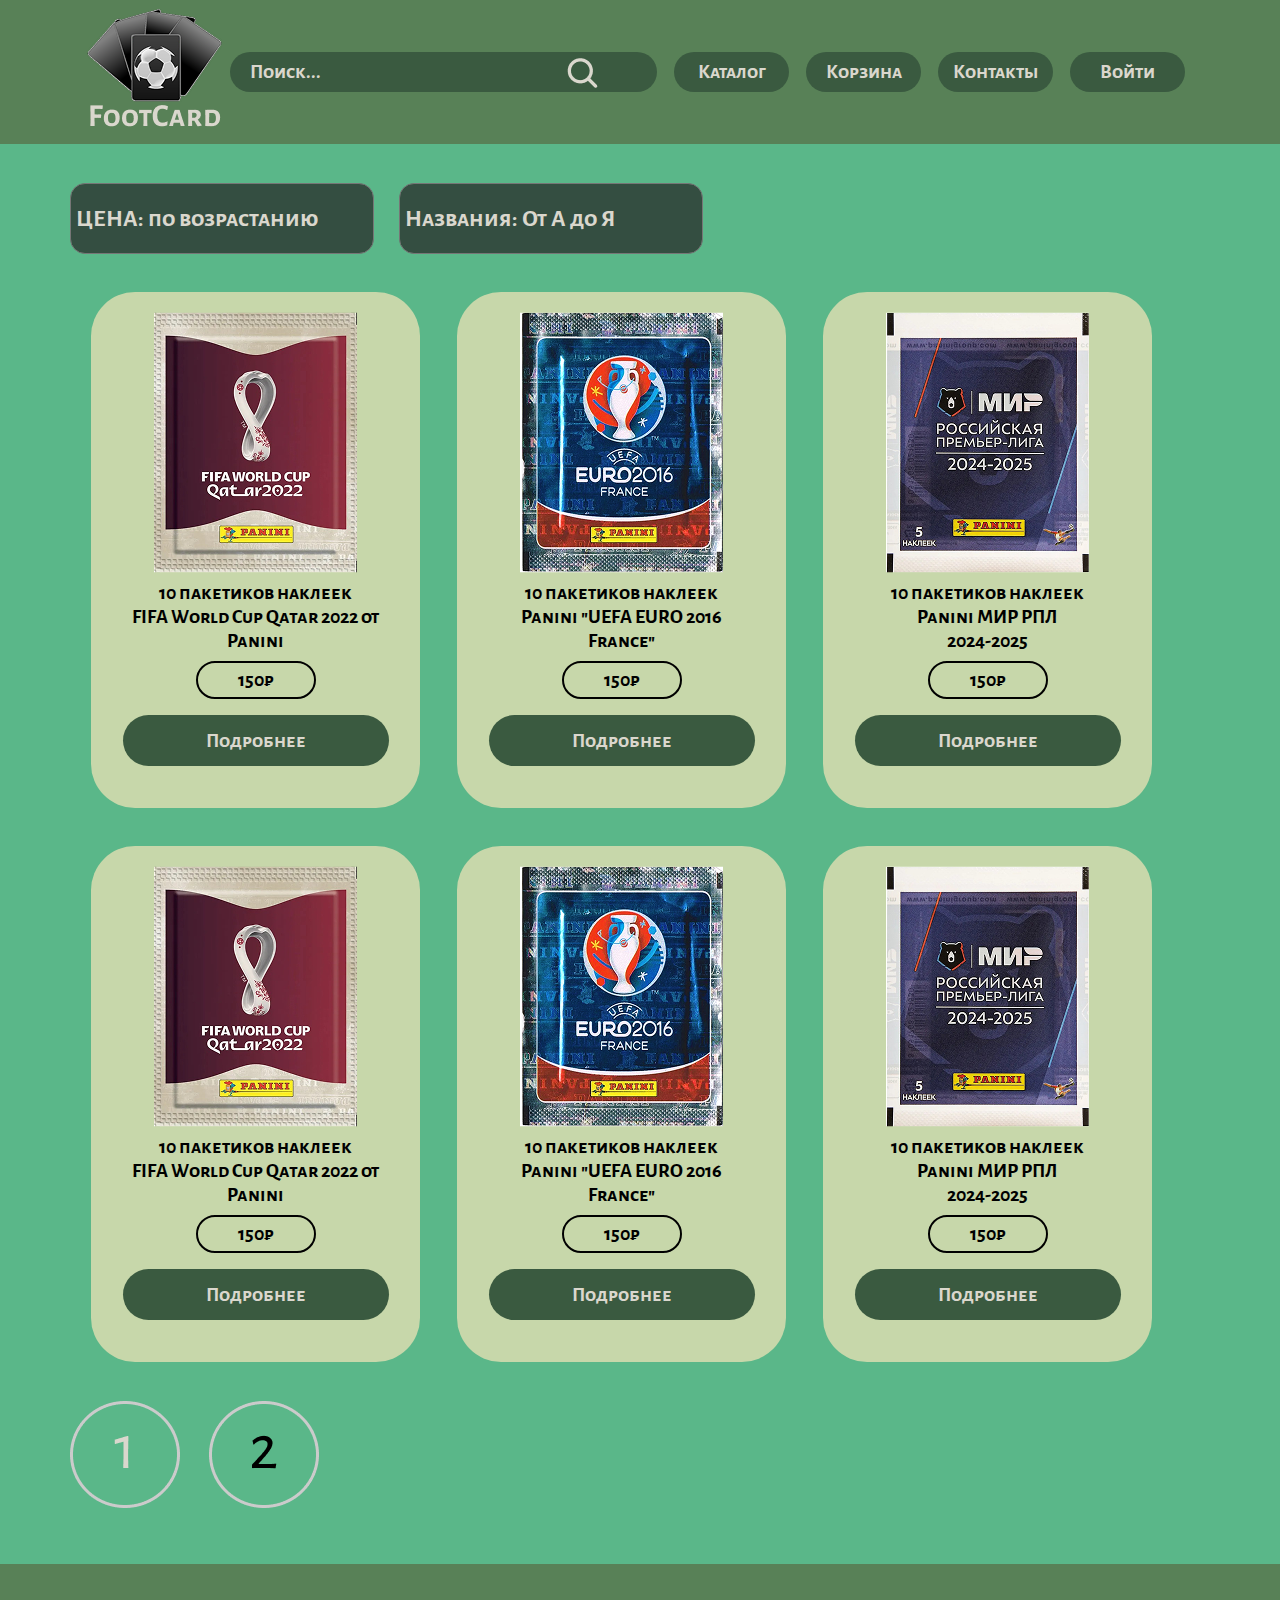
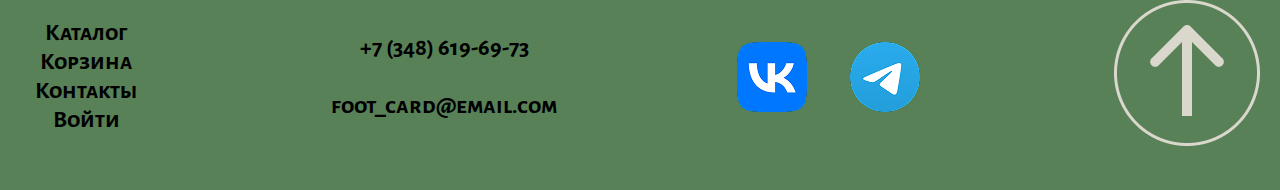
<file: catalog_page_1.html>
<!DOCTYPE html>
<html lang="en">
<head>
    <meta charset="UTF-8">
    <meta name="viewport" content="width=device-width, initial-scale=1.0">
    <title>Каталог</title>
    <link rel="stylesheet" href="styles.css">
    <link rel="icon" type="image/png" sizes="16x16" href="images/Logo.png">
</head>
<body>
    <header id="header">
        <a href="index.html"><img src="images/Logo.png" alt="LOGO"></a>
        <div>
            <input type="text" class="search" placeholder="Поиск...">
            <img class="glass" src="images/glass.png">
        </div>
        <nav>
            <div class="list_item"><a class="list_item_text" href="catalog_page_1.html">Каталог</a></div>
            <div class="list_item"><a class="list_item_text" href="">Корзина</a></div>
            <div class="list_item"><a class="list_item_text" href="#contacts">Контакты</a></div>
            <div class="list_item"><a class="list_item_text" href="log_in.html">Войти</a></div>
        </nav>
    </header>
    <main>
        <section class="container">
            <div>
                <select name="price">
                    <option value="1">ЦЕНА: по убыванию</option>
                    <option value="2" selected>ЦЕНА: по возрастанию</option>
                  </select>
                  <select name="name">
                    <option value="1">Названия: От Я до А</option>
                    <option value="2" selected>Названия: От А до Я</option>
                  </select>
            </div>
            <div class="cards">
                <div class="card">
                    <img src="/images/card_qatar.png" alt="card_item_1">
                    <div class="card_name">
                        <h3>10 пакетиков наклеек <br> FIFA World Cup Qatar 2022 от<br> Panini</h3>
                        <p class="price">150₽</p>
                    </div>
                        <a href=""><button class="btn">Подробнее</button></a>
                </div>
                <div class="card">
                    <img src="/images/card_france.png" alt="card_item_2">
                    <div class="card_name">
                        <h3>10 пакетиков наклеек<br> Panini "UEFA EURO 2016 <br>France"</h3>
                        <p class="price">150₽</p>
                    </div>
                        <a href=""><button class="btn">Подробнее</button></a>
                </div>
                <div class="card">
                    <img src="/images/card_rpl24-25.png" alt="card_item_3">
                    <div class="card_name">
                        <h3>10 пакетиков наклеек<br> Panini МИР РПЛ<br> 2024-2025</h3>
                        <p class="price">150₽</p>
                    </div>
                        <a href=""><button class="btn">Подробнее</button></a>
                </div>
            </div>
            <div class="cards">
                <div class="card">
                    <img src="/images/card_qatar.png" alt="card_item_1">
                    <div class="card_name">
                        <h3>10 пакетиков наклеек <br> FIFA World Cup Qatar 2022 от<br> Panini</h3>
                        <p class="price">150₽</p>
                    </div>
                        <a href=""><button class="btn">Подробнее</button></a>
                </div>
                <div class="card">
                    <img src="/images/card_france.png" alt="card_item_2">
                    <div class="card_name">
                        <h3>10 пакетиков наклеек<br> Panini "UEFA EURO 2016 <br>France"</h3>
                        <p class="price">150₽</p>
                    </div>
                        <a href=""><button class="btn">Подробнее</button></a>
                </div>
                <div class="card">
                    <img src="/images/card_rpl24-25.png" alt="card_item_3">
                    <div class="card_name">
                        <h3>10 пакетиков наклеек<br> Panini МИР РПЛ<br> 2024-2025</h3>
                        <p class="price">150₽</p>
                    </div>
                        <a href=""><button class="btn">Подробнее</button></a>
                </div>
            </div>
            <div class="choice_page">
            <a href="catalog_page_1.html"><img src="/images/1_open.png"></a>
            <a href="catalog_page_2.html"><img src="/images/2.png"></a>
        </div>
        </section>
    </main>
    <footer>
        <p class="footer_text">
        <a href="catalog_page_1.html" class="footer_links">Каталог</a><br>
        <a class="footer_links">Корзина</a><br>
        <a href="#contatcs" class="footer_links">Контакты</a><br>
        <a href="log_in.html" class="footer_links">Войти</a>
    </p>
        <p class="footer_text">+7 (348) 619-69-73<br><br>
            foot_card@email.com  </p>
            <div class="footer_icons">
                <img class="footer_icon" src="/images/VK.png" alt="VK">
                <img src="/images/TG.png" alt="TG">
            </div>
            <div class="footer_text">
                <a href="#header"><img src="/images/Up.png" alt="Up"></a>
            </div>
    </footer>
</body>
</html>
</file>
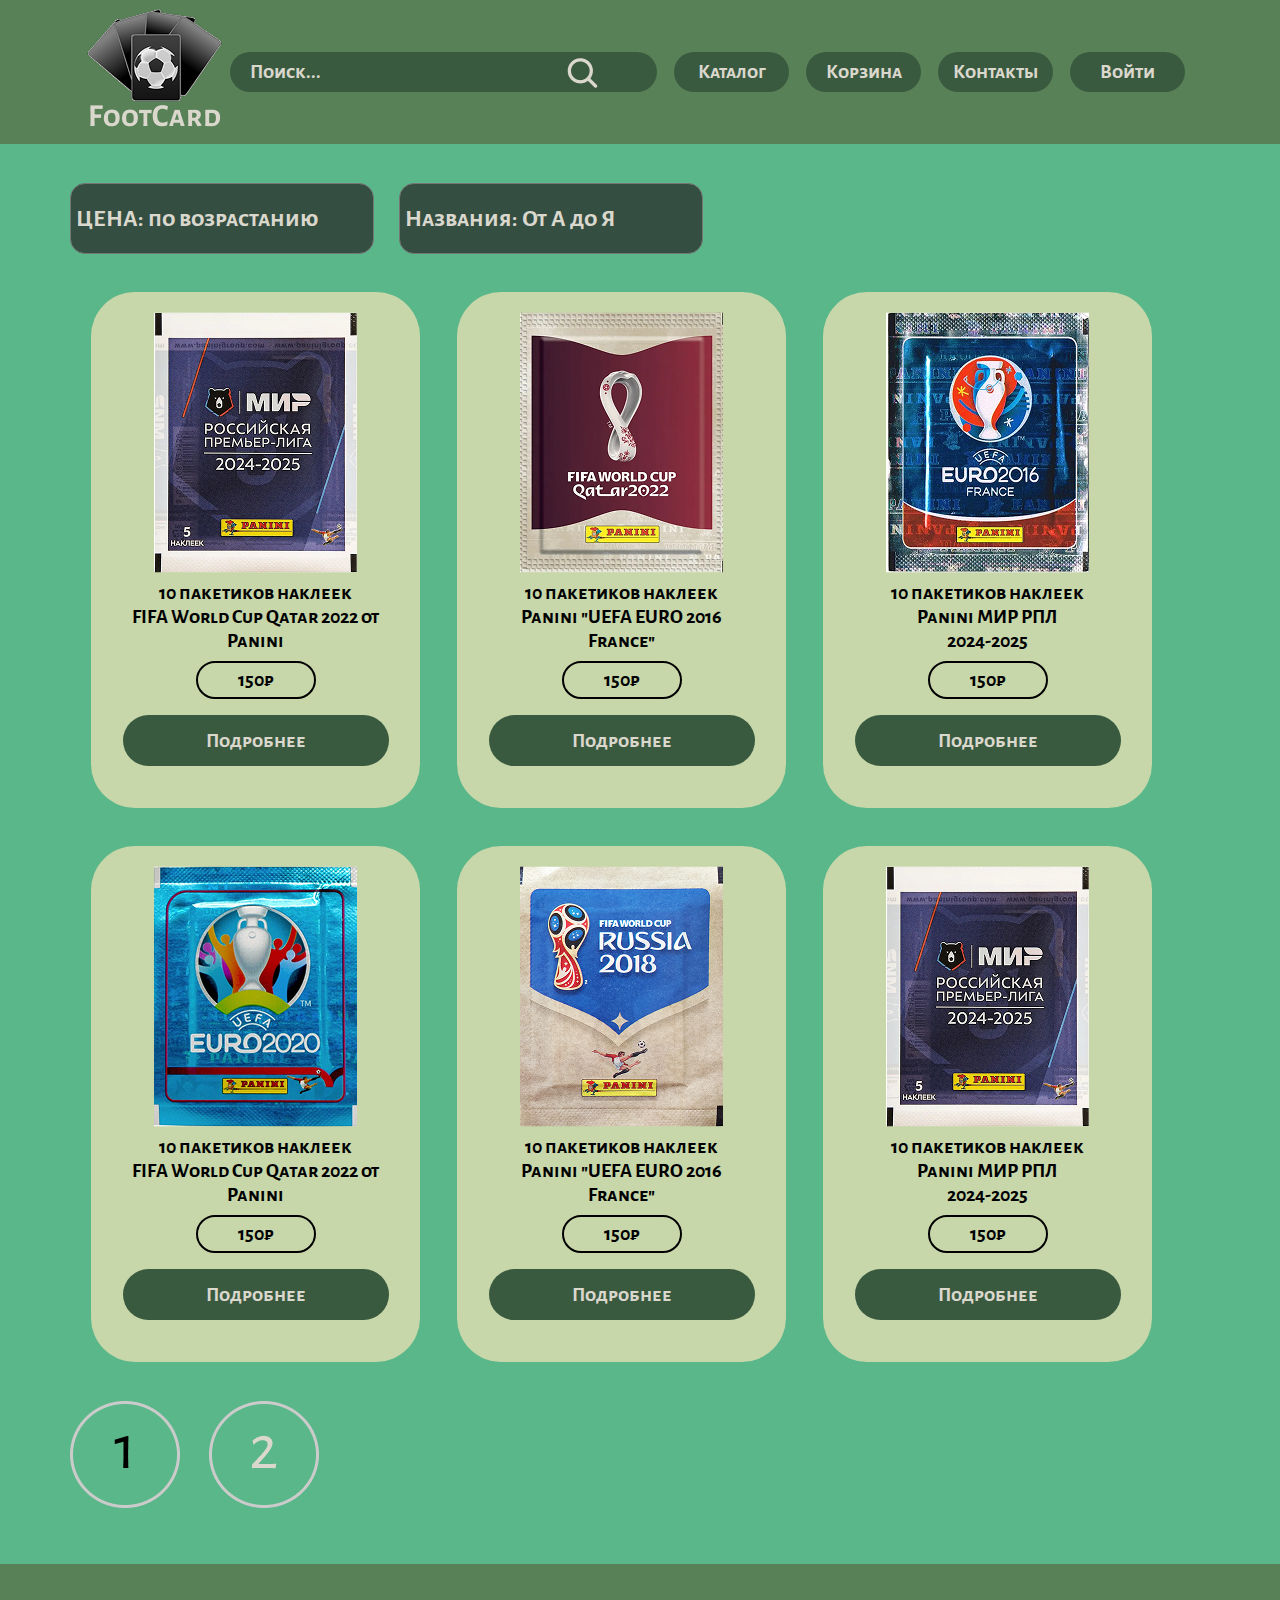
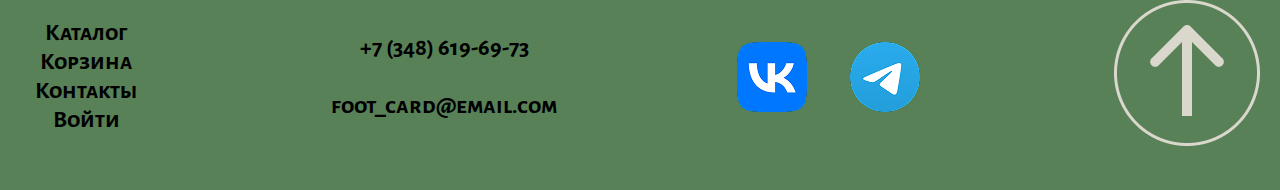
<file: catalog_page_2.html>
<!DOCTYPE html>
<html lang="en">
<head>
    <meta charset="UTF-8">
    <meta name="viewport" content="width=device-width, initial-scale=1.0">
    <title>Каталог</title>
    <link rel="stylesheet" href="styles.css">
    <link rel="icon" type="image/png" sizes="16x16" href="images/Logo.png">
</head>
<body>
    <header id="header">
        <a href="index.html"><img src="images/Logo.png" alt="LOGO"></a>
        <div>
            <input type="text" class="search" placeholder="Поиск...">
            <img class="glass" src="images/glass.png">
        </div>
        <nav>
            <div class="list_item"><a class="list_item_text" href="catalog_page_1.html">Каталог</a></div>
            <div class="list_item"><a class="list_item_text" href="">Корзина</a></div>
            <div class="list_item"><a class="list_item_text" href="#contacts">Контакты</a></div>
            <div class="list_item"><a class="list_item_text" href="log_in.html">Войти</a></div>
        </nav>
    </header>
    <main>
        <section class="container">
            <div>
                <select name="price">
                    <option value="1">ЦЕНА: по убыванию</option>
                    <option value="2" selected>ЦЕНА: по возрастанию</option>
                  </select>
                  <select name="name">
                    <option value="1">Названия: От Я до А</option>
                    <option value="2" selected>Названия: От А до Я</option>
                  </select>
            </div>
            <div class="cards">
                <div class="card">
                    <img src="/images/card_rpl24-25.png" alt="card_item_1">
                    <div class="card_name">
                        <h3>10 пакетиков наклеек <br> FIFA World Cup Qatar 2022 от<br> Panini</h3>
                        <p class="price">150₽</p>
                    </div>
                        <a href=""><button class="btn">Подробнее</button></a>
                </div>
                <div class="card">
                    <img src="/images/card_qatar.png" alt="card_item_2">
                    <div class="card_name">
                        <h3>10 пакетиков наклеек<br> Panini "UEFA EURO 2016 <br>France"</h3>
                        <p class="price">150₽</p>
                    </div>
                        <a href=""><button class="btn">Подробнее</button></a>
                </div>
                <div class="card">
                    <img src="/images/card_france.png" alt="card_item_3">
                    <div class="card_name">
                        <h3>10 пакетиков наклеек<br> Panini МИР РПЛ<br> 2024-2025</h3>
                        <p class="price">150₽</p>
                    </div>
                        <a href=""><button class="btn">Подробнее</button></a>
                </div>
            </div>
            <div class="cards">
                <div class="card">
                    <img src="/images/card_euro20.png" alt="card_item_1">
                    <div class="card_name">
                        <h3>10 пакетиков наклеек <br> FIFA World Cup Qatar 2022 от<br> Panini</h3>
                        <p class="price">150₽</p>
                    </div>
                        <a href=""><button class="btn">Подробнее</button></a>
                </div>
                <div class="card">
                    <img src="/images/card_russia.png" alt="card_item_2">
                    <div class="card_name">
                        <h3>10 пакетиков наклеек<br> Panini "UEFA EURO 2016 <br>France"</h3>
                        <p class="price">150₽</p>
                    </div>
                        <a href=""><button class="btn">Подробнее</button></a>
                </div>
                <div class="card">
                    <img src="/images/card_rpl24-25.png" alt="card_item_3">
                    <div class="card_name">
                        <h3>10 пакетиков наклеек<br> Panini МИР РПЛ<br> 2024-2025</h3>
                        <p class="price">150₽</p>
                    </div>
                        <a href=""><button class="btn">Подробнее</button></a>
                </div>
            </div>
            <div class="choice_page">
                <a href="catalog_page_1.html"><img src="/images/1.png"></a>
                <a href="catalog_page_2.html"><img src="/images/2_open.png"></a>
            </div>
        </section>
    </main>
    <footer>
        <p class="footer_text">
        <a href="catalog_page_1.html" class="footer_links">Каталог</a><br>
        <a class="footer_links">Корзина</a><br>
        <a href="#contatcs" class="footer_links">Контакты</a><br>
        <a href="log_in.html" class="footer_links">Войти</a>
    </p>
        <p class="footer_text">+7 (348) 619-69-73<br><br>
            foot_card@email.com  </p>
            <div class="footer_icons">
                <img class="footer_icon" src="/images/VK.png" alt="VK">
                <img src="/images/TG.png" alt="TG">
            </div>
            <div class="footer_text">
                <a href="#header"><img src="/images/Up.png" alt="Up"></a>
            </div>
    </footer>
</body>
</html>
</file>
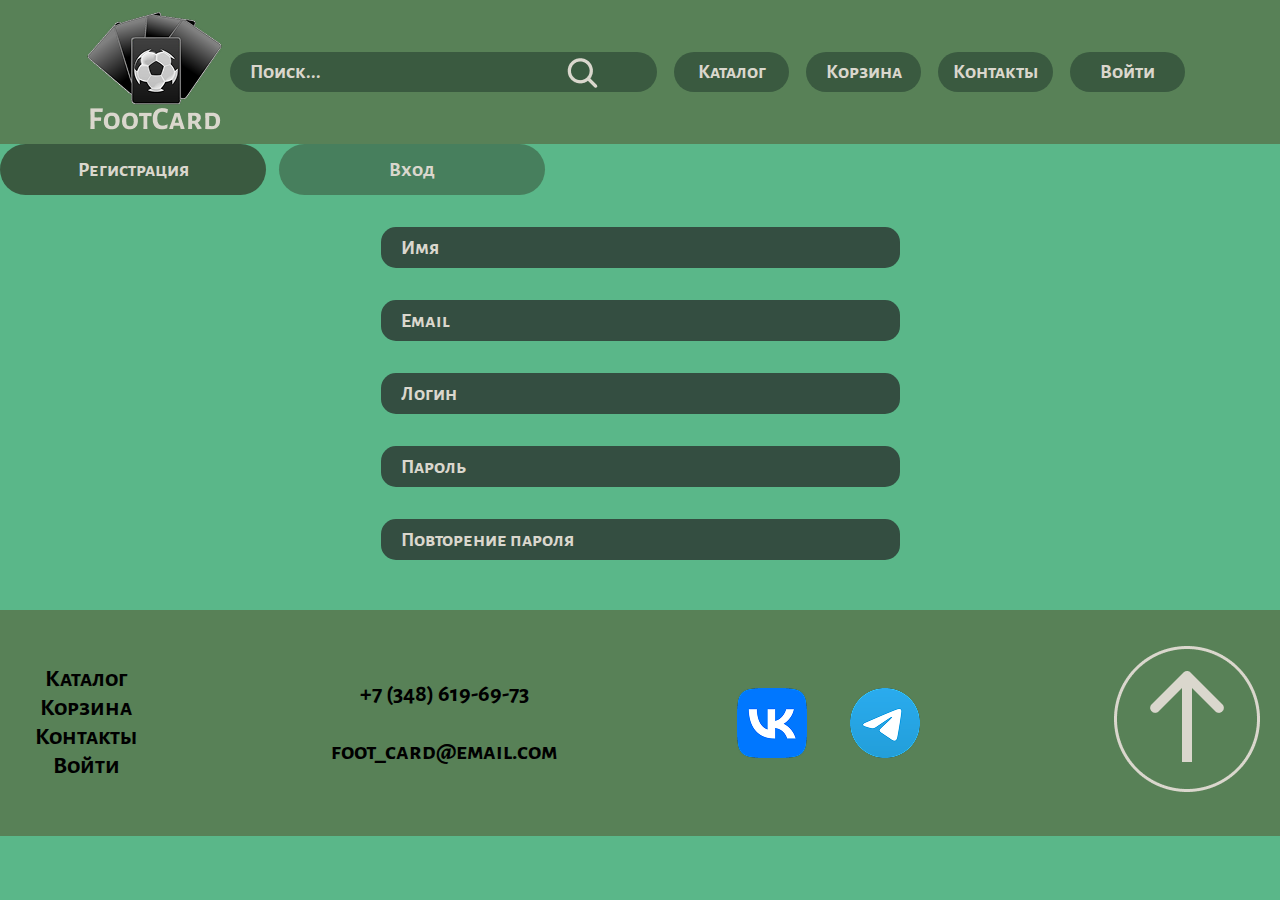
<file: log_in.html>
<!DOCTYPE html>
<html lang="en">
<head>
    <meta charset="UTF-8">
    <meta name="viewport" content="width=device-width, initial-scale=1.0">
    <title>Регистрация</title>
    <link rel="stylesheet" href="styles.css">
    <link rel="icon" type="image/png" sizes="16x16" href="images/Logo.png">
</head>
<body>
    <header>
        <img src="images/Logo.png" alt="LOGO">
        <div>
            <input type="text" class="search" placeholder="Поиск...">
            <img class="glass" src="images/glass.png">
        </div>
        <nav>
            <div class="list_item"><a class="list_item_text" href="#catalog">Каталог</a></div>
            <div class="list_item"><a class="list_item_text" href="">Корзина</a></div>
            <div class="list_item"><a class="list_item_text" href="#contacts">Контакты</a></div>
            <div class="list_item"><a class="list_item_text" href="log_in.html">Войти</a></div>
        </nav>
    </header>
    <div>
        <a href=""><button class="btn">Регистрация</button></a>
        <a href=""><button class="btn_loc">Вход</button></a>
    </div>
    <form>
        <input type="text" placeholder="Имя" required>
        <input type="text" placeholder="Email" required>
        <input type="text" placeholder="Логин" required>
        <input type="password" placeholder="Пароль" required>
        <input type="password" placeholder="Повторение пароля" required>
    </form>
    <footer><p class="footer_text">Каталог<br>
        Корзина<br>
        Контакты<br>
        Войти </p>
        <p class="footer_text">+7 (348) 619-69-73<br><br>
            foot_card@email.com  </p>
            <div class="footer_icons">
                <img class="footer_icon" src="/images/VK.png" alt="VK">
                <img src="/images/TG.png" alt="TG">
            </div>
            <div class="footer_text">
                <img src="/images/Up.png" alt="Up">
            </div>
    </footer>
</body>
</html>
</file>
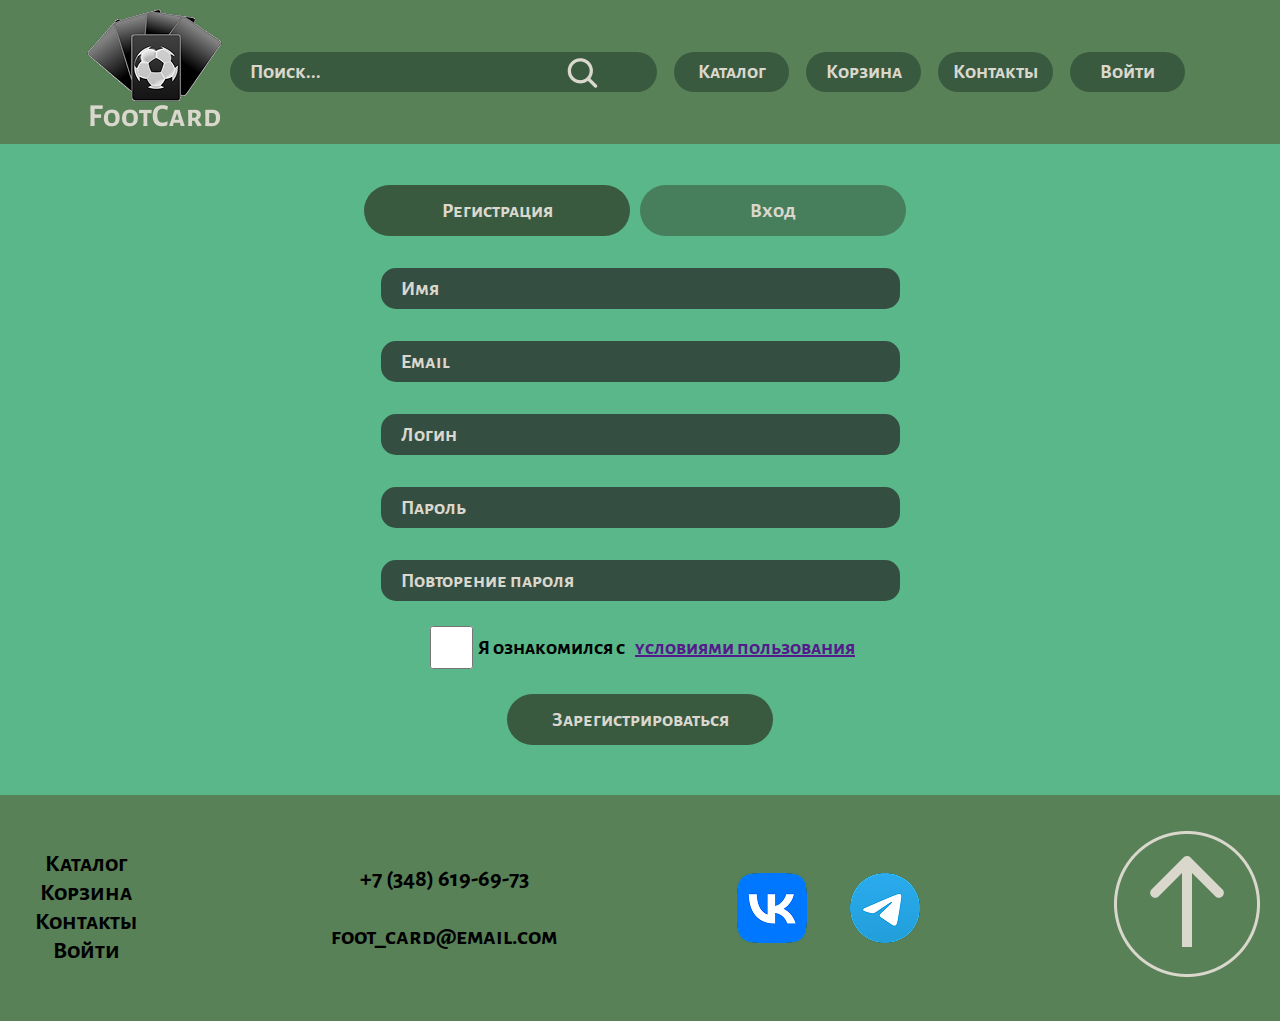
<file: reg.html>
<!DOCTYPE html>
<html lang="en">
<head>
    <meta charset="UTF-8">
    <meta name="viewport" content="width=device-width, initial-scale=1.0">
    <title>Регистрация</title>
    <link rel="stylesheet" href="styles.css">
    <link rel="icon" type="image/png" sizes="16x16" href="images/Logo.png">
</head>
<body>
    <header id="header">
        <a href="index.html"><img src="images/Logo.png" alt="LOGO"></a>
        <div>
            <input type="text" class="search" placeholder="Поиск...">
            <img class="glass" src="images/glass.png">
        </div>
        <nav>
            <div class="list_item"><a class="list_item_text" href="catalog_page_1.html">Каталог</a></div>
            <div class="list_item"><a class="list_item_text" href="">Корзина</a></div>
            <div class="list_item"><a class="list_item_text" href="#contacts">Контакты</a></div>
            <div class="list_item"><a class="list_item_text" href="log_in.html">Войти</a></div>
        </nav>
    </header>
    <div class="choice">
        <a href="reg.html"><button class="btn">Регистрация</button></a>
        <a href="log_in.html"><button class="btn_loc">Вход</button></a>
    </div>
    <form>
        <input type="text" placeholder="Имя" required>
        <input type="text" placeholder="Email" required>
        <input type="text" placeholder="Логин" required>
        <input type="password" placeholder="Пароль" required>
        <input type="password" placeholder="Повторение пароля" required>
        <p class="checkbox_stroke"><input type="checkbox" class="checkbox">Я ознакомился с&ensp;<a href="">условиями пользования</a></p>
        <a href=""><button class="btn">Зарегистрироваться</button></a>
    </form>
    <footer>
        <p class="footer_text">
            <a href="catalog_page_1.html" class="footer_links">Каталог</a><br>
            <a class="footer_links">Корзина</a><br>
            <a href="#contatcs" class="footer_links">Контакты</a><br>
            <a href="log_in.html" class="footer_links">Войти</a>
        </p>
        <p class="footer_text">+7 (348) 619-69-73<br><br>
            foot_card@email.com  </p>
            <div class="footer_icons">
                <img class="footer_icon" src="/images/VK.png" alt="VK">
                <img src="/images/TG.png" alt="TG">
            </div>
            <div class="footer_text">
                <a href="#header"><img src="/images/Up.png" alt="Up"></a>
            </div>
    </footer>
</body>
</html>
</file>
<file: styles.css>
@import url('https://fonts.googleapis.com/css2?family=Alegreya+Sans+SC:ital,wght@0,100;0,300;0,400;0,500;0,700;0,800;0,900;1,100;1,300;1,400;1,500;1,700;1,800;1,900&display=swap');
body{
    background-color: #5ab789;
    margin: 0%;
}
.container{
    width: 1140px;
    margin: 0 auto;
}
header{
    height: 134px;
    display: flex;
    align-items: center;
    flex-direction: row;
    justify-content: center;
    background-color: #588157;
    padding: 5px 36px;
}
*{
    font-family: "Alegreya Sans SC", sans-serif;
    font-weight: 700;
    font-style: normal;
    font-size: 20px;
}
h1,h2{
    font-size: 48px;
    margin-bottom: 0;
}
h1{
    width: 485px;
    height: 74px;
    font-size: 48px;
    background-color: rgba(255, 255, 255, 0.2);
    text-align: center;
    display: flex;
    justify-content: center;
    align-items: center;
    border-radius: 25px;
    font-family: "Inter", sans-serif;
    font-optical-sizing: auto;
    font-weight: 700;
    font-style: normal;
}
.search{
    background-color: #3A5A40;
    height: 40px;
    width: 387px;
    margin: 8.5px;
    border-radius: 20px;
    border: 0;
    padding: 0px 20px;
    font-family: "Alegreya Sans SC", sans-serif;
    font-weight: 700;
    font-style: normal;
    font-size: 20px;
}
.glass{
    position: absolute;
    top: 55px;
    right: 680px;
    cursor: pointer;
}
.list_item{
    background-color: #3A5A40;
    width: 115px;
    height: 40px;
    margin: 0px 8.5px;
    border-radius: 20px;
    display: flex;
    align-items: center;
    justify-content: center;
}
.list_item_text{
color: #DAD7CD;
text-decoration: none;
}
.list_item:hover{
    background-color: #5a3a54;
}
.list_item_text:hover{
    color: #ffcfa2;
}
nav{
    display: flex;
    align-items: center;
    flex-direction: row;
}
.btn{
    background-color: #3A5A40;
    color: #DAD7CD;
    width: 266px;
    height: 51px;
    border: 0;
    border-radius: 27px;
    font-family: "Alegreya Sans SC", sans-serif;
    font-weight: 700;
    font-style: normal;
    font-size: 20px;
}
.btn:hover{
    color: #ffcfa2;
    background-color: #5a3a54;
}
.btn_loc{
    color: #DAD7CD;
    width: 266px;
    height: 51px;
    border: 0;
    border-radius: 27px;
    margin-right: 10px;
    margin-left: 10px;
    font-family: "Alegreya Sans SC", sans-serif;
    font-weight: 700;
    font-style: normal;
    font-size: 20px;
    background-color:rgba(58,90,64, 0.6) ;
}
.btn_loc:hover{
    color: #ffcfa2;
    background-color:rgba(90,58,84, 0.6) ;
}
#cover{
    background-image: url("/images/cover.png");
    display: flex;
    align-items: center;
    height: 434px;
    background-size: cover;
}
.slogan{
    width: 485px;
    height: 84px;
    background-color: rgba(255, 255, 255, 0.2);;
    text-align: center;
    border-radius: 25px;
    display: flex;
    justify-content: center;
    align-items: center;
    font-weight: 500;
    font-style: italic;
}
#catalog{
    height: 679px;
    margin-top: 50px;
    display: flex;
    flex-direction: column;
    border: 15px solid white;
}
.cards{
    display:flex;
    flex-direction: row;
    justify-content: center;
    margin-top: 38px;
}
.card{
    width: 301px;
    height: 476px;
    padding: 20px 14px;
    display: flex;
    flex-direction: column;
    align-items: center;
    background-color: #c7d7aa;
    border-radius: 44px;
    margin-right: 37px;
}
.card_name{
    display: flex;
    flex-direction: column;
    align-items: center;
    text-align: center;
    margin-bottom: 8px;
    margin-top: 8px;
}
h3{
margin: 0px;
}
.center{
    display: flex;
    flex-direction: column;
    align-items: center;
}
.price{
    display: flex;
    align-items: center;
    justify-content: center;
    margin-bottom: 15px;
    height: 34px;
    width: 116px;
    border: 2px solid black;
    border-radius: 60px;
    margin-bottom: 8px;
    margin-top: 8px;
}
#about_us{
    margin-top: 50px;
    border: 15px solid white;
    display: flex;
    align-items: center;
    justify-content: center;
    height: 617px;
}
.text_about_us{
    font-weight: 500;
    font-size: 24px;
}
.about_us_content{
    display: flex;
    height: 557px;
    justify-content: center;
}
.about_us_image{
    height: 500px;
    width: 397px;
    margin-top: 35px;
}
.about_us_text{
    width: 527px;
    height: 406px;
    margin-left: 25px;
}
#delivery{
    margin-top: 50px;
    border: 15px solid white;
}
.delivery_cards{
    display:flex;
    flex-wrap: wrap;
    flex-direction: row;
    width: 868px;
    margin-top: 38px;
    justify-content: space-between;
}
.delivery_card{
    width: 301px;
    height: 340px;
    padding: 20px 14px;
    display: flex;
    flex-direction: column;
    align-items: center;
    background-color: #c7d7aa;
    border-radius: 44px;
    justify-content: center;
    text-align: center;
    margin-bottom: 25px;
}
#contacts{
    height: 534px;
    margin-top: 50px;
    background: linear-gradient(rgba(255, 255, 255, 0.2), rgba(255, 255, 255, 0.2)), url(/images/contacts.png);
    display: flex;
    align-items: center;
    background-size: cover;
}
.contacts{
    margin: 30px 59px;
}
.contact_text{
    margin-top: 23px;
    margin-bottom: 23px;
}
footer{
    display: flex;
    flex-direction: row;
    justify-content: space-between;
    align-items: center;
    margin-top: 50px;
    height: 186px;
    padding: 20px;
    background-color: #588157;
}
.footer_text{
    margin-left: 15px;
    text-align: center;
    font-size: 24px;
}
.footer_links{
    font-size: 24px;
    color: black;
    text-decoration: none;
}
.footer_icon{
    margin-right: 43px ;
}
.footer_icons{
    width: 183px;
    display: flex;
    flex-direction: row;
}
form{
    display: flex;
    flex-direction: column;
    align-items: center;
    margin-bottom: 41px;
}
input{
    padding-left: 20px;
    width: 497px;
    height: 39px;
    background-color: #344E41;
    color: #DAD7CD;
    border: 0;
    border-radius: 15px;
    margin-top: 32px;
}
::placeholder{
    color: #DAD7CD;
}
.checkbox_stroke{
    display: flex;
    align-items: center;
}
.checkbox{
    width: 43px;
    height: 43px;
    margin: 5px;
}
.choice{
    display: flex;
    justify-content: center;
    margin-top: 41px;
}
.choice_page{
width: 249px;
margin-top: 39px;
display: flex;
justify-content: space-between;
}
select{
    color: #DAD7CD;
    background-color: #344E41;
    width: 304px;
    height: 71px;
    border-radius: 15px;
    font-size: 24px;
    padding-left: 5px;
    margin-top: 39px;
    margin-right: 22px;
    appearance: none;
}
</file>
